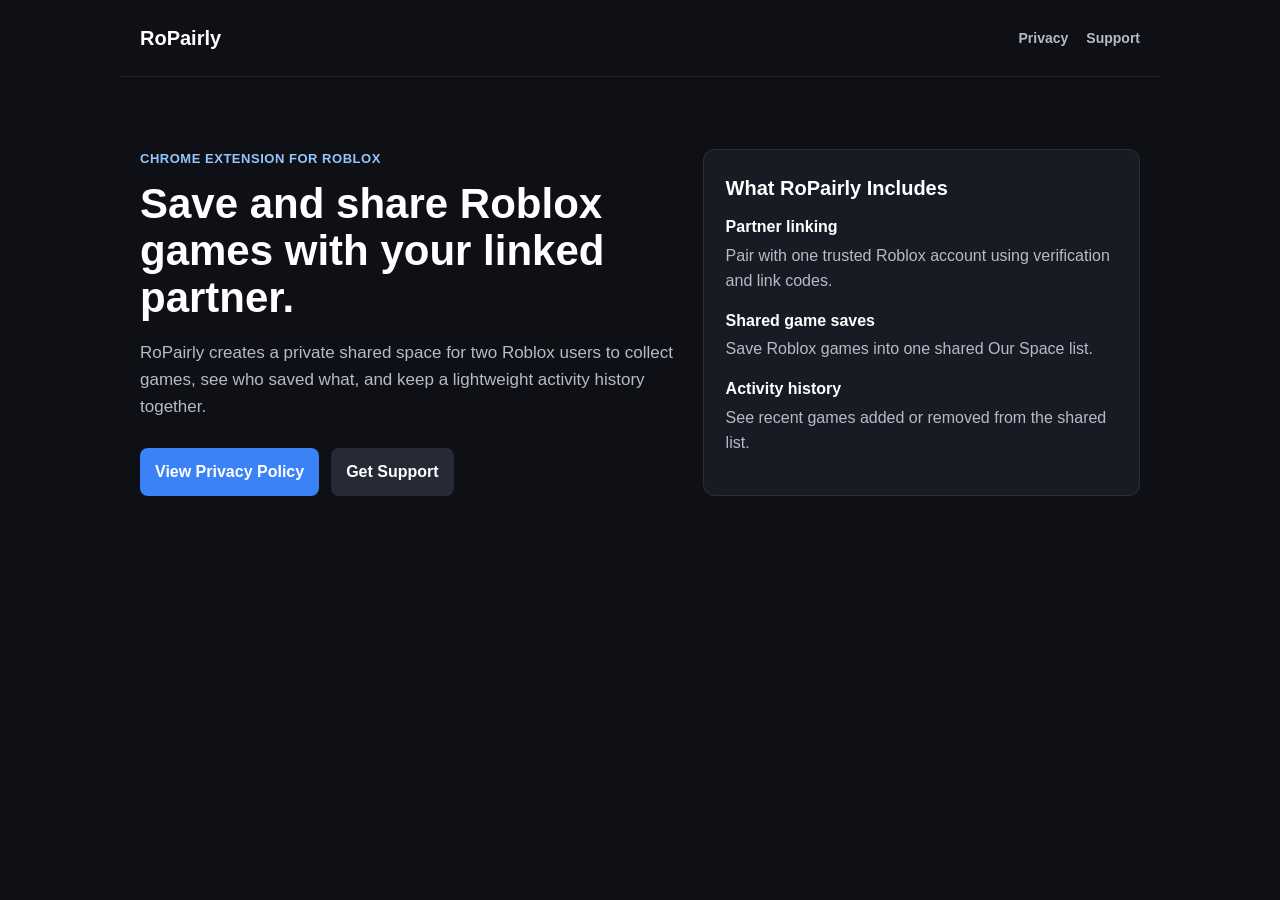
<file: index.html>
<!DOCTYPE html>
<html lang="en">
<head>
  <meta charset="UTF-8" />
  <meta name="viewport" content="width=device-width, initial-scale=1.0" />
  <title>RoPairly</title>
  <link rel="stylesheet" href="site.css" />
</head>
<body>
  <header class="site-header">
    <a class="brand" href="index.html">RoPairly</a>
    <nav aria-label="Site navigation">
      <a href="privacy.html">Privacy</a>
      <a href="support.html">Support</a>
    </nav>
  </header>

  <main class="hero">
    <section class="hero-copy">
      <p class="eyebrow">Chrome extension for Roblox</p>
      <h1>Save and share Roblox games with your linked partner.</h1>
      <p class="lead">
        RoPairly creates a private shared space for two Roblox users to collect games,
        see who saved what, and keep a lightweight activity history together.
      </p>
      <div class="actions">
        <a class="button" href="privacy.html">View Privacy Policy</a>
        <a class="button secondary" href="support.html">Get Support</a>
      </div>
    </section>

    <section class="panel" aria-label="RoPairly features">
      <h2>What RoPairly Includes</h2>
      <ul class="feature-list">
        <li>
          <strong>Partner linking</strong>
          <span>Pair with one trusted Roblox account using verification and link codes.</span>
        </li>
        <li>
          <strong>Shared game saves</strong>
          <span>Save Roblox games into one shared Our Space list.</span>
        </li>
        <li>
          <strong>Activity history</strong>
          <span>See recent games added or removed from the shared list.</span>
        </li>
      </ul>
    </section>
  </main>
</body>
</html>
</file>
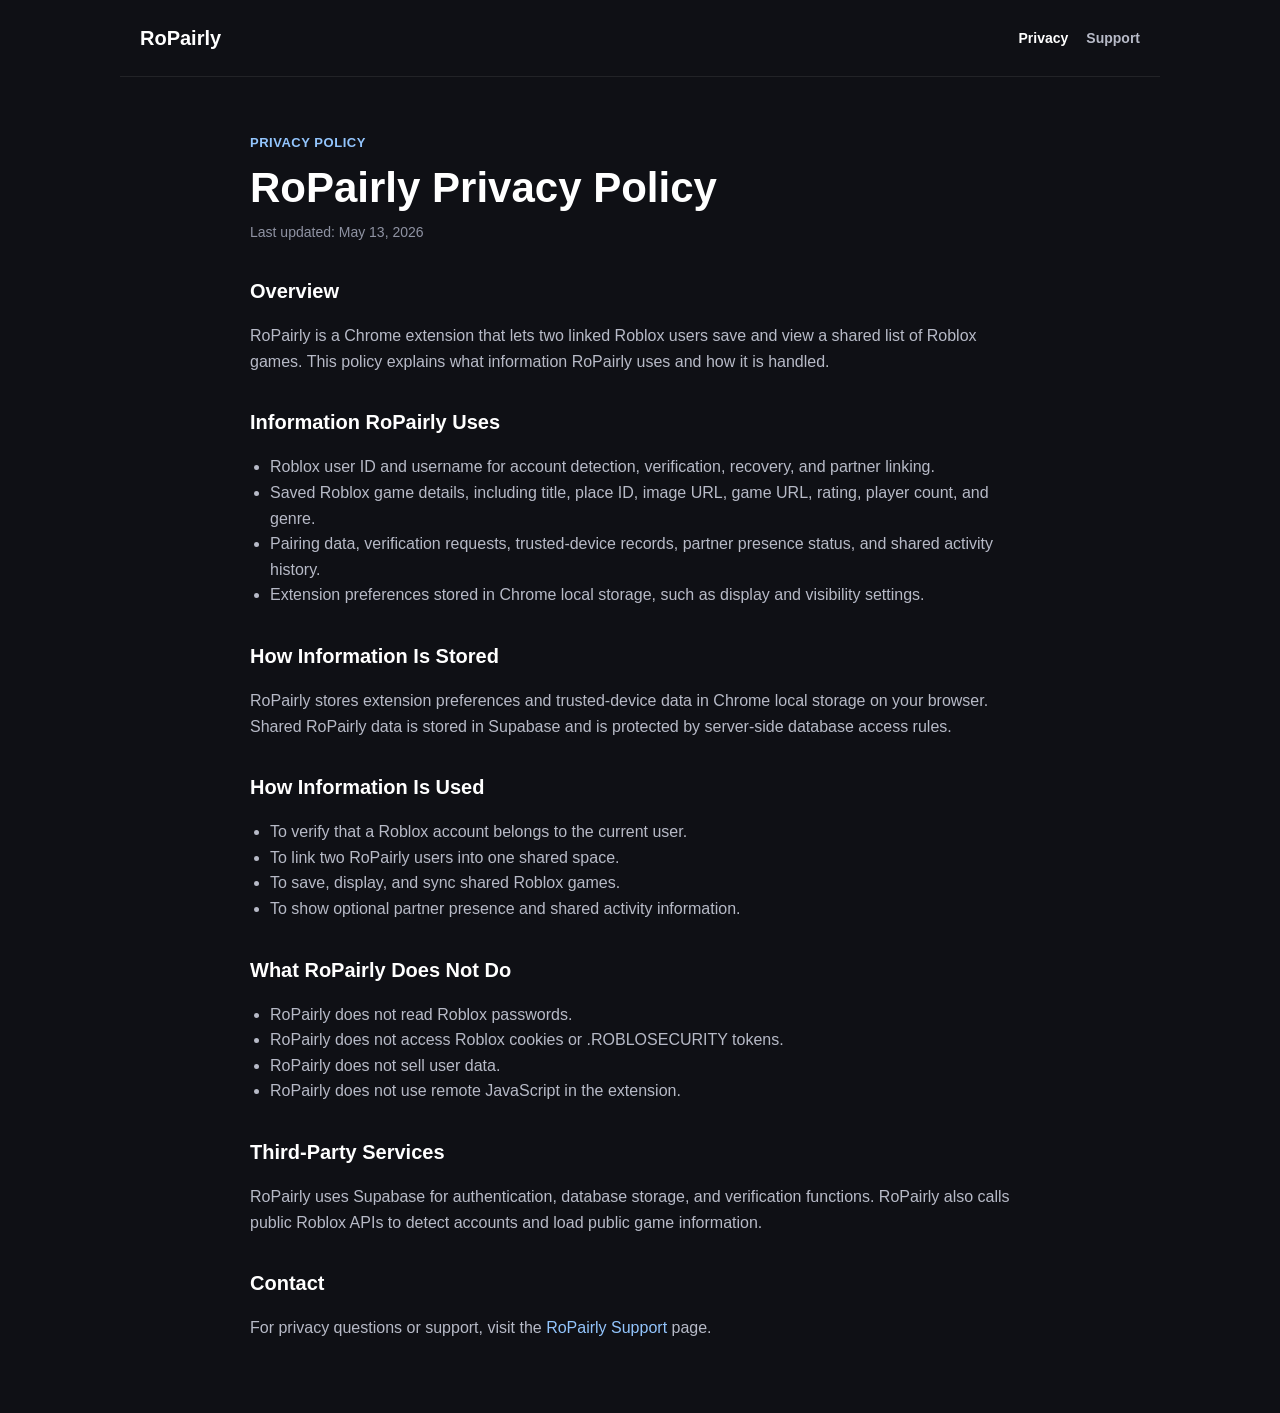
<file: privacy.html>
<!DOCTYPE html>
<html lang="en">
<head>
  <meta charset="UTF-8" />
  <meta name="viewport" content="width=device-width, initial-scale=1.0" />
  <title>RoPairly Privacy Policy</title>
  <link rel="stylesheet" href="site.css" />
</head>
<body>
  <header class="site-header">
    <a class="brand" href="index.html">RoPairly</a>
    <nav aria-label="Site navigation">
      <a href="privacy.html" aria-current="page">Privacy</a>
      <a href="support.html">Support</a>
    </nav>
  </header>

  <main class="page">
    <p class="eyebrow">Privacy Policy</p>
    <h1>RoPairly Privacy Policy</h1>
    <p class="updated">Last updated: May 13, 2026</p>

    <section>
      <h2>Overview</h2>
      <p>
        RoPairly is a Chrome extension that lets two linked Roblox users save and
        view a shared list of Roblox games. This policy explains what information
        RoPairly uses and how it is handled.
      </p>
    </section>

    <section>
      <h2>Information RoPairly Uses</h2>
      <ul>
        <li>Roblox user ID and username for account detection, verification, recovery, and partner linking.</li>
        <li>Saved Roblox game details, including title, place ID, image URL, game URL, rating, player count, and genre.</li>
        <li>Pairing data, verification requests, trusted-device records, partner presence status, and shared activity history.</li>
        <li>Extension preferences stored in Chrome local storage, such as display and visibility settings.</li>
      </ul>
    </section>

    <section>
      <h2>How Information Is Stored</h2>
      <p>
        RoPairly stores extension preferences and trusted-device data in Chrome local
        storage on your browser. Shared RoPairly data is stored in Supabase and is
        protected by server-side database access rules.
      </p>
    </section>

    <section>
      <h2>How Information Is Used</h2>
      <ul>
        <li>To verify that a Roblox account belongs to the current user.</li>
        <li>To link two RoPairly users into one shared space.</li>
        <li>To save, display, and sync shared Roblox games.</li>
        <li>To show optional partner presence and shared activity information.</li>
      </ul>
    </section>

    <section>
      <h2>What RoPairly Does Not Do</h2>
      <ul>
        <li>RoPairly does not read Roblox passwords.</li>
        <li>RoPairly does not access Roblox cookies or .ROBLOSECURITY tokens.</li>
        <li>RoPairly does not sell user data.</li>
        <li>RoPairly does not use remote JavaScript in the extension.</li>
      </ul>
    </section>

    <section>
      <h2>Third-Party Services</h2>
      <p>
        RoPairly uses Supabase for authentication, database storage, and verification
        functions. RoPairly also calls public Roblox APIs to detect accounts and load
        public game information.
      </p>
    </section>

    <section>
      <h2>Contact</h2>
      <p>
        For privacy questions or support, visit the <a href="support.html">RoPairly Support</a> page.
      </p>
    </section>
  </main>
</body>
</html>
</file>
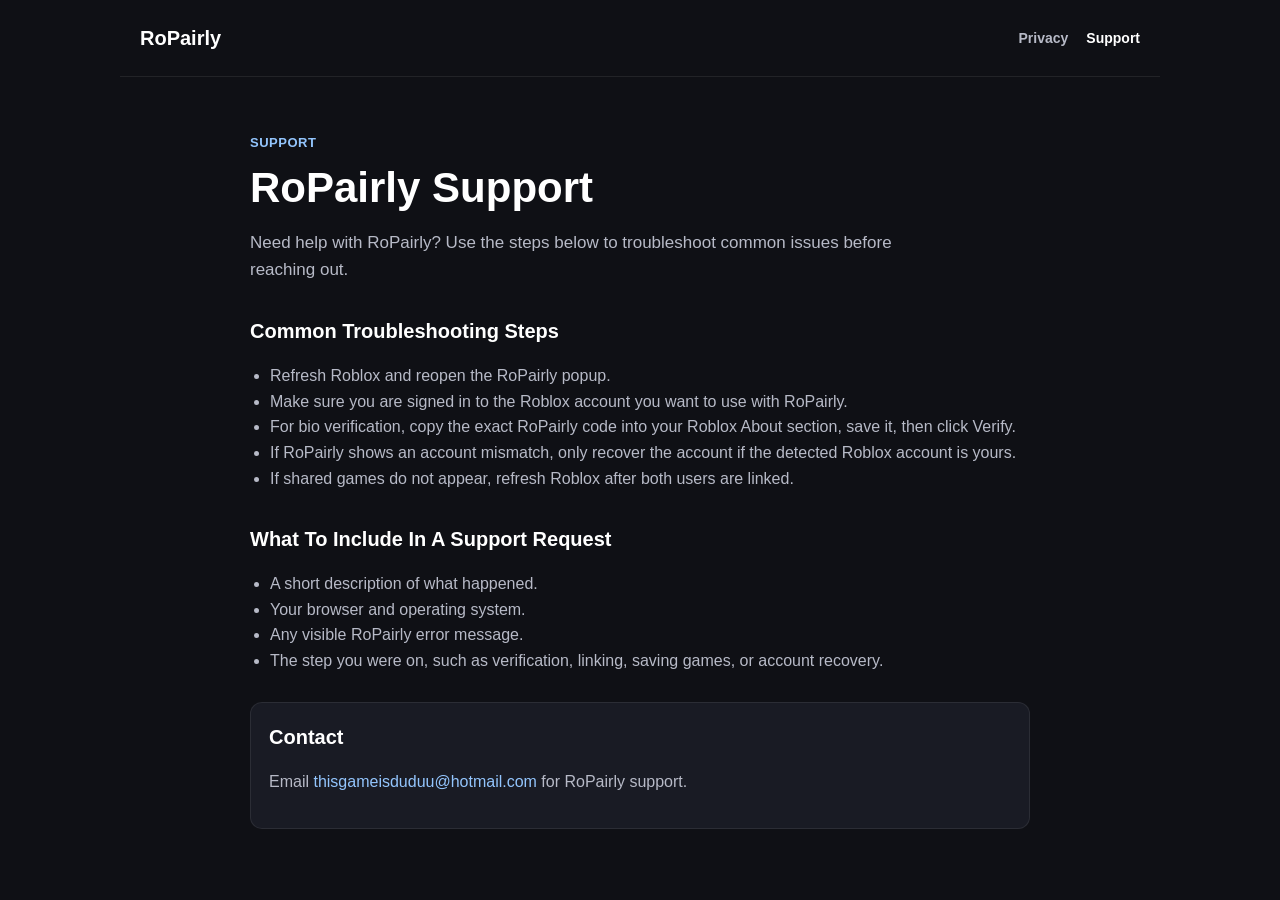
<file: support.html>
<!DOCTYPE html>
<html lang="en">
<head>
  <meta charset="UTF-8" />
  <meta name="viewport" content="width=device-width, initial-scale=1.0" />
  <title>RoPairly Support</title>
  <link rel="stylesheet" href="site.css" />
</head>
<body>
  <header class="site-header">
    <a class="brand" href="index.html">RoPairly</a>
    <nav aria-label="Site navigation">
      <a href="privacy.html">Privacy</a>
      <a href="support.html" aria-current="page">Support</a>
    </nav>
  </header>

  <main class="page">
    <p class="eyebrow">Support</p>
    <h1>RoPairly Support</h1>
    <p class="lead">
      Need help with RoPairly? Use the steps below to troubleshoot common issues
      before reaching out.
    </p>

    <section>
      <h2>Common Troubleshooting Steps</h2>
      <ul>
        <li>Refresh Roblox and reopen the RoPairly popup.</li>
        <li>Make sure you are signed in to the Roblox account you want to use with RoPairly.</li>
        <li>For bio verification, copy the exact RoPairly code into your Roblox About section, save it, then click Verify.</li>
        <li>If RoPairly shows an account mismatch, only recover the account if the detected Roblox account is yours.</li>
        <li>If shared games do not appear, refresh Roblox after both users are linked.</li>
      </ul>
    </section>

    <section>
      <h2>What To Include In A Support Request</h2>
      <ul>
        <li>A short description of what happened.</li>
        <li>Your browser and operating system.</li>
        <li>Any visible RoPairly error message.</li>
        <li>The step you were on, such as verification, linking, saving games, or account recovery.</li>
      </ul>
    </section>

    <section class="support-box">
      <h2>Contact</h2>
      <p>
        Email <a href="mailto:thisgameisduduu@hotmail.com">thisgameisduduu@hotmail.com</a>
        for RoPairly support.
      </p>
    </section>
  </main>
</body>
</html>
</file>
<file: site.css>
:root {
  color-scheme: dark;
  --bg: #0f1015;
  --panel: #191b24;
  --panel-soft: #14161d;
  --text: #ffffff;
  --muted: #b7bac7;
  --line: rgba(255, 255, 255, 0.08);
  --blue: #3b82f6;
  --blue-hover: #2563eb;
}

* {
  box-sizing: border-box;
}

body {
  margin: 0;
  min-height: 100vh;
  font-family: Arial, sans-serif;
  background: var(--bg);
  color: var(--text);
  line-height: 1.6;
}

a {
  color: #93c5fd;
  text-decoration: none;
}

a:hover {
  text-decoration: underline;
}

.site-header {
  display: flex;
  align-items: center;
  justify-content: space-between;
  gap: 20px;
  max-width: 1040px;
  margin: 0 auto;
  padding: 22px 20px;
  border-bottom: 1px solid var(--line);
}

.brand {
  color: var(--text);
  font-size: 20px;
  font-weight: 800;
}

.site-header nav {
  display: flex;
  gap: 18px;
}

.site-header nav a {
  color: var(--muted);
  font-size: 14px;
  font-weight: 700;
}

.site-header nav a[aria-current="page"] {
  color: var(--text);
}

.hero {
  display: grid;
  grid-template-columns: minmax(0, 1.1fr) minmax(280px, 0.9fr);
  gap: 28px;
  max-width: 1040px;
  margin: 0 auto;
  padding: 72px 20px;
}

.hero-copy,
.page {
  min-width: 0;
}

.page {
  max-width: 820px;
  margin: 0 auto;
  padding: 56px 20px;
}

.eyebrow {
  margin: 0 0 10px;
  color: #93c5fd;
  font-size: 13px;
  font-weight: 800;
  letter-spacing: 0.04em;
  text-transform: uppercase;
}

h1 {
  margin: 0;
  max-width: 760px;
  font-size: 42px;
  line-height: 1.12;
}

h2 {
  margin: 32px 0 10px;
  font-size: 20px;
}

p,
li {
  color: var(--muted);
}

.lead {
  max-width: 680px;
  margin: 18px 0 0;
  font-size: 17px;
}

.updated {
  margin-top: 10px;
  color: #8f93a3;
  font-size: 14px;
}

.actions {
  display: flex;
  flex-wrap: wrap;
  gap: 12px;
  margin-top: 28px;
}

.button {
  display: inline-flex;
  align-items: center;
  justify-content: center;
  border-radius: 8px;
  padding: 11px 15px;
  background: var(--blue);
  color: #ffffff;
  font-weight: 800;
}

.button:hover {
  background: var(--blue-hover);
  text-decoration: none;
}

.button.secondary {
  background: #262936;
  color: #ffffff;
}

.panel,
.support-box {
  border: 1px solid var(--line);
  border-radius: 12px;
  background: var(--panel);
}

.panel {
  padding: 22px;
}

.panel h2 {
  margin-top: 0;
}

.feature-list,
.page ul {
  padding-left: 20px;
}

.feature-list {
  display: grid;
  gap: 14px;
  margin: 0;
  padding: 0;
  list-style: none;
}

.feature-list li {
  display: grid;
  gap: 3px;
}

.feature-list strong {
  color: var(--text);
}

.support-box {
  margin-top: 28px;
  padding: 18px;
}

.support-box h2 {
  margin-top: 0;
}

@media (max-width: 760px) {
  .site-header {
    align-items: flex-start;
    flex-direction: column;
  }

  .hero {
    grid-template-columns: 1fr;
    padding-top: 48px;
  }

  h1 {
    font-size: 34px;
  }
}
</file>
